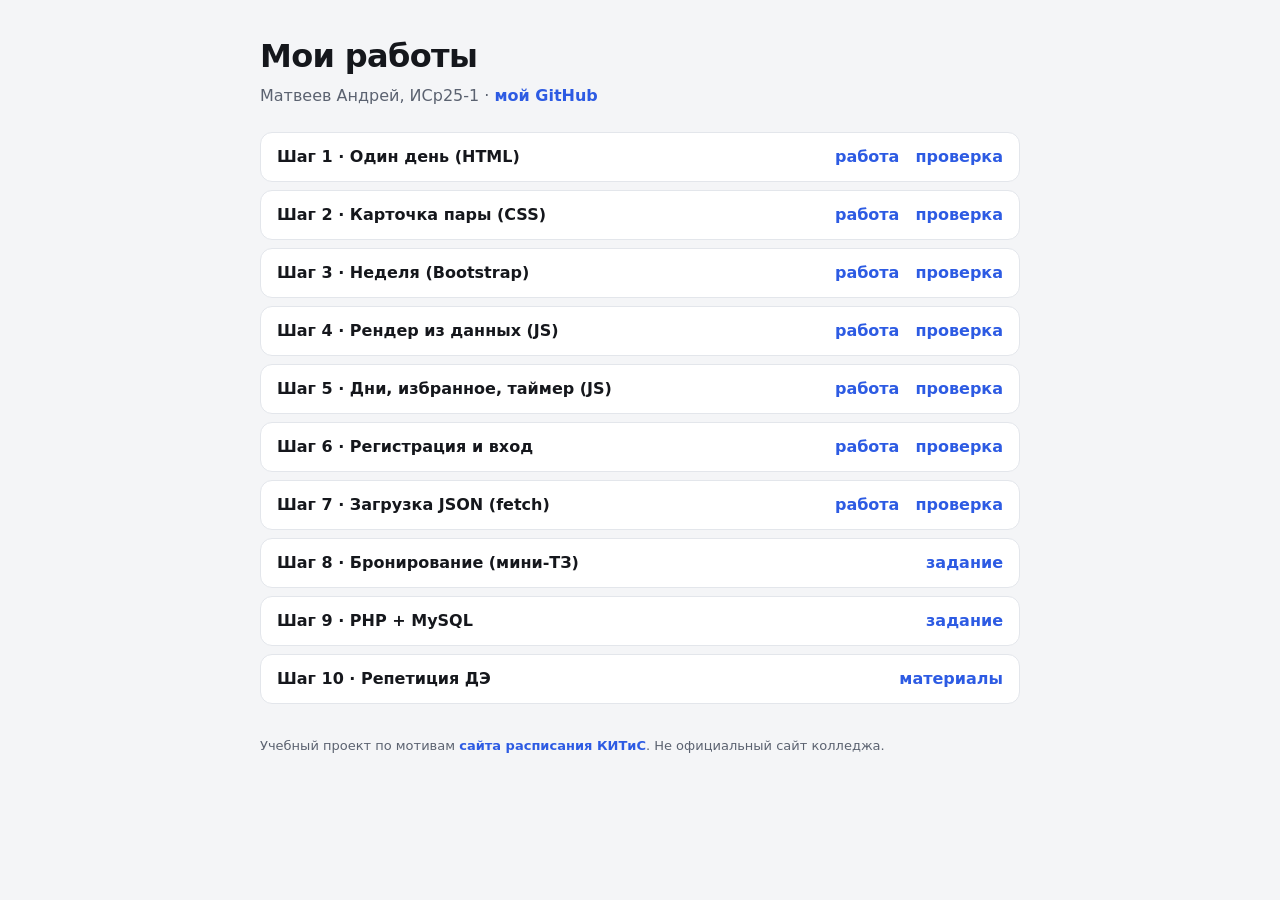
<file: index.html>
<!doctype html>
<html lang="ru">
<head>
  <meta charset="utf-8">
  <meta name="viewport" content="width=device-width, initial-scale=1">
  <!-- TODO (шаг 0): замени заголовок на «Расписание КИТиС · работы <Твоя фамилия>» -->
  <title>Расписание КИТиС · работы Матвеева</title>
  <style>
    body { margin: 0; background: #F4F5F7; color: #15171C; font: 16px/1.5 system-ui, -apple-system, 'Segoe UI', sans-serif; }
    main { max-width: 760px; margin: 0 auto; padding: 32px 16px 64px; }
    h1 { font-size: 32px; letter-spacing: -0.02em; margin: 0 0 4px; }
    .who { color: #5B6270; margin: 0 0 24px; }
    ul { list-style: none; padding: 0; display: grid; gap: 8px; }
    li { background: #fff; border: 1px solid #E3E6EB; border-radius: 12px; padding: 12px 16px; display: flex; flex-wrap: wrap; gap: 8px 16px; align-items: center; }
    li b { flex: 1 1 260px; }
    a { color: #2D5BE3; text-decoration: none; font-weight: 600; }
    a:hover { text-decoration: underline; }
    footer { color: #5B6270; font-size: 13px; margin-top: 32px; }
  </style>
</head>
<body>
<main>
  <h1>Мои работы</h1>
  <!-- TODO (шаг 0): впиши свои фамилию, имя и группу -->
  <p class="who">Матвеев Андрей, ИСр25-1 · <a href="https://github.com/anbier-gazer">мой GitHub</a></p>

  <ul>
    <li><b>Шаг 1 · Один день (HTML)</b> <a href="steps/step-01-html/index.html">работа</a> <a href="steps/step-01-html/check.html">проверка</a></li>
    <li><b>Шаг 2 · Карточка пары (CSS)</b> <a href="steps/step-02-css/index.html">работа</a> <a href="steps/step-02-css/check.html">проверка</a></li>
    <li><b>Шаг 3 · Неделя (Bootstrap)</b> <a href="steps/step-03-bootstrap/index.html">работа</a> <a href="steps/step-03-bootstrap/check.html">проверка</a></li>
    <li><b>Шаг 4 · Рендер из данных (JS)</b> <a href="steps/step-04-js-data/index.html">работа</a> <a href="steps/step-04-js-data/check.html">проверка</a></li>
    <li><b>Шаг 5 · Дни, избранное, таймер (JS)</b> <a href="steps/step-05-js-events/index.html">работа</a> <a href="steps/step-05-js-events/check.html">проверка</a></li>
    <li><b>Шаг 6 · Регистрация и вход</b> <a href="steps/step-06-forms/index.html">работа</a> <a href="steps/step-06-forms/check.html">проверка</a></li>
    <li><b>Шаг 7 · Загрузка JSON (fetch)</b> <a href="steps/step-07-fetch/index.html">работа</a> <a href="steps/step-07-fetch/check.html">проверка</a></li>
    <li><b>Шаг 8 · Бронирование (мини-ТЗ)</b> <a href="steps/step-08-mini-tz/README.md">задание</a></li>
    <li><b>Шаг 9 · PHP + MySQL</b> <a href="steps/step-09-php-mysql/README.md">задание</a></li>
    <li><b>Шаг 10 · Репетиция ДЭ</b> <a href="steps/step-10-mock-exam/README.md">материалы</a></li>
  </ul>

  <footer>Учебный проект по мотивам <a href="https://berezovskija124-ctrl.github.io/kitis/desktop.html">сайта расписания КИТиС</a>. Не официальный сайт колледжа.</footer>
</main>
</body>
</html>
</file>
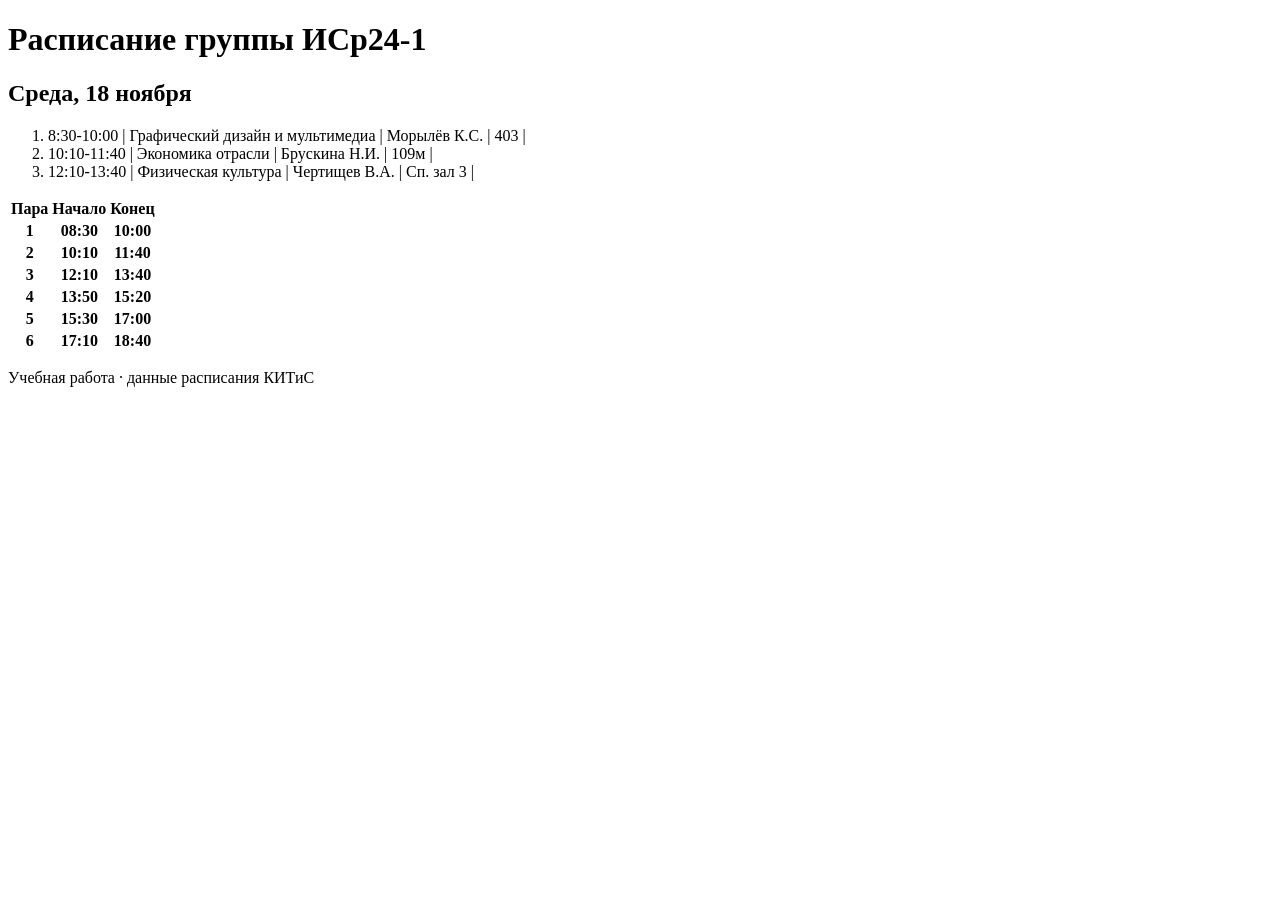
<file: steps/step-01-html/index.html>
<!doctype html>
<html lang="ru">
<head>
<meta charset="utf-8">
<meta name="viewport" content="width=device-width, initial-scale=1">
<!-- TODO: заголовок вкладки со словом «Расписание», например «Расписание ИСр24-1 · среда» -->
<title>Расписание ИСр25-1 · четверг</title>
</head>
<body>

<!-- TODO: <header> с единственным <h1>Расписание группы ИСр24-1</h1> -->
<header>
  <h1>Расписание группы ИСр24-1</h1>
</header>

<main>
  <section>
    <h2>Среда, 18 ноября</h2>
    <ol>
      <li>
        <time>8:30-10:00</time> | Графический дизайн и мультимедиа | Морылёв К.С. | 403 |
      </li>
      <li>
        <time>10:10-11:40</time> | Экономика отрасли | Брускина Н.И. | 109м |
      </li>
      <li>
        <time>12:10-13:40</time> | Физическая культура | Чертищев В.А. | Сп. зал 3 |
      </li>
    </ol>
  </section>

  <table>
    <thead>
      <tr><th>Пара</th><th>Начало</th><th>Конец</th></tr>
    </thead>
    <tbody>
      <tr>
        <th>1</th><th>08:30</th><th>10:00</th>
      </tr>
      <tr>
        <th>2</th><th>10:10</th><th>11:40</th>
      </tr>
      <tr>
        <th>3</th><th>12:10</th><th>13:40</th>
      </tr>
      <tr>
        <th>4</th><th>13:50</th><th>15:20</th>
      </tr>
      <tr>
        <th>5</th><th>15:30</th><th>17:00</th>
      </tr>
      <tr>
        <th>6</th><th>17:10</th><th>18:40</th>
      </tr>
    </tbody>
  </table>
  <!-- TODO: <section> дня:
       <h2>Среда, 18 ноября</h2>
       <ol> из трёх <li> — пары из таблицы в README.
       В каждом <li>: время в <time>08:30</time>–<time>10:00</time>,
       предмет, преподаватель, аудитория. -->

  <!-- TODO: таблица звонков (вт–сб):
       <table>
         <thead><tr><th>Пара</th><th>Начало</th><th>Конец</th></tr></thead>
         <tbody> …6 строк <tr><td>…</td></tr> из README… </tbody>
       </table> -->
</main>

<footer>
  <p>Учебная работа · данные расписания КИТиС</p>
</footer>

</body>
</html>
</file>
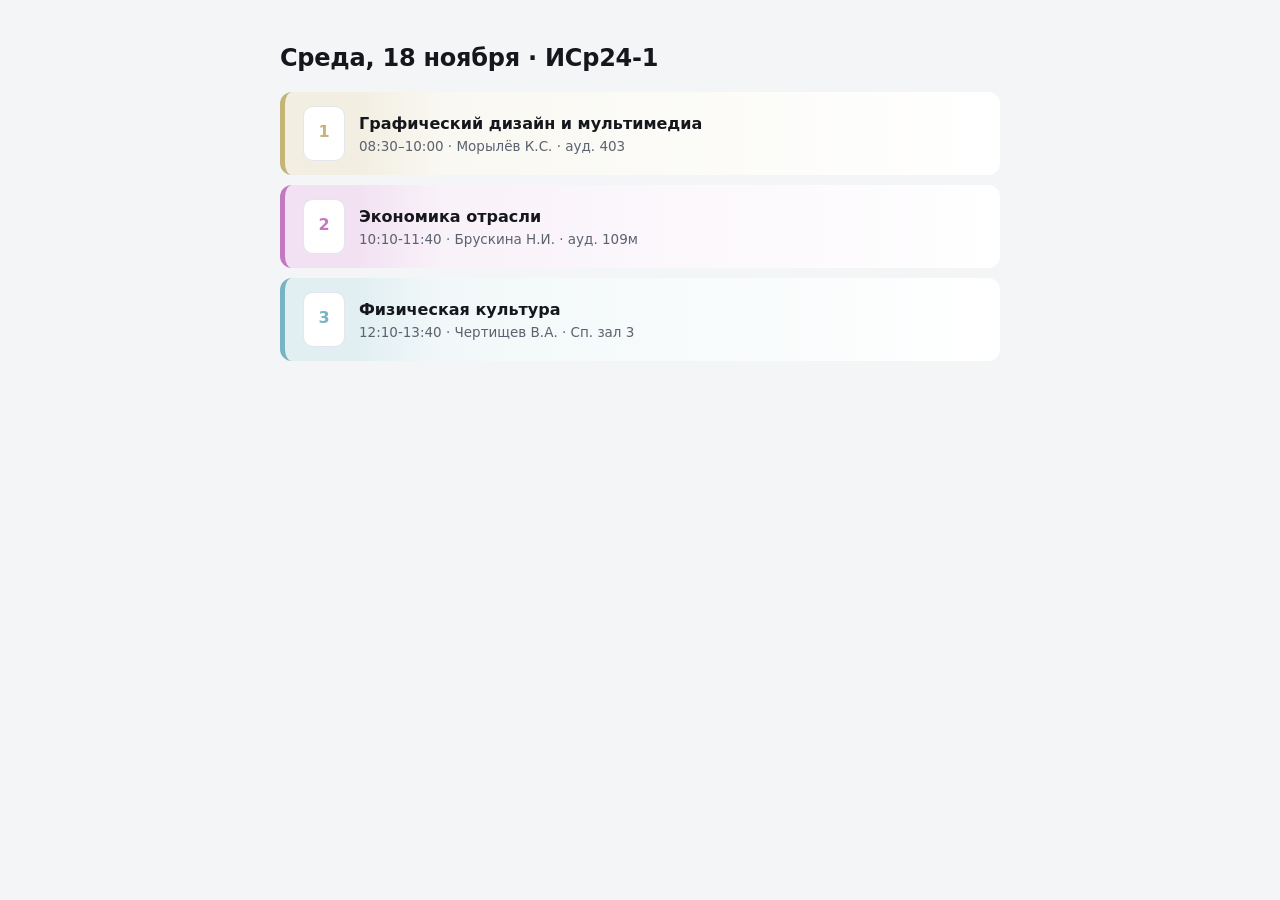
<file: steps/step-02-css/index.html>
<!doctype html>
<html lang="ru">
<head>
<meta charset="utf-8">
<meta name="viewport" content="width=device-width, initial-scale=1">
<title>Шаг 2 · Карточка пары</title>
<link rel="stylesheet" href="style.css">
</head>
<body>
<main>
<h1>Среда, 18 ноября · ИСр24-1</h1>

<div class="lessons">
  <div class="lesson-card" style="--subject-color:#c4b478; --subject-grad-begin:#f2eee1; --subject-grad-end:#f9f8f2">
    <span class="lesson-num">1</span>
    <div class="lesson-body">
      <div class="lesson-subject">Графический дизайн и мультимедиа</div>
      <div class="lesson-meta">08:30–10:00 · Морылёв К.С. · ауд. 403</div>
    </div>
  </div>
  <div class="lesson-card" style="--subject-color:#c478c2; --subject-grad-begin:#f2e1f2; --subject-grad-end:#f9f2f9">
    <span class="lesson-num">2</span>
    <div class="lesson-body">
      <div class="lesson-subject">Экономика отрасли</div>
      <div class="lesson-meta">10:10-11:40 · Брускина Н.И. · ауд. 109м</div>
    </div>
  </div>
  <div class="lesson-card" style="--subject-color:#78b5c4; --subject-grad-begin:#e1eff2; --subject-grad-end:#f2f8f9">
    <span class="lesson-num">3</span>
    <div class="lesson-body">
      <div class="lesson-subject">Физическая культура</div>
      <div class="lesson-meta">12:10-13:40 · Чертищев В.А. · Сп. зал 3</div>
    </div>
  </div>
  <!-- TODO: три карточки по образцу (данные — README шага 1):

  <div class="lesson-card" style="--subject-color:#c4b478">
    <span class="lesson-num">1</span>
    <div class="lesson-body">
      <div class="lesson-subject">Графический дизайн и мультимедиа</div>
      <div class="lesson-meta">08:30–10:00 · Морылёв К.С. · ауд. 403</div>
    </div>
  </div>

  …ещё две: Экономика отрасли (#c478c2, 109м) и Физическая культура (#78b5c4, Сп. зал 3).
  Цвета и оттенки градиента — таблица в README. -->
</div>

</main>
</body>
</html>
</file>
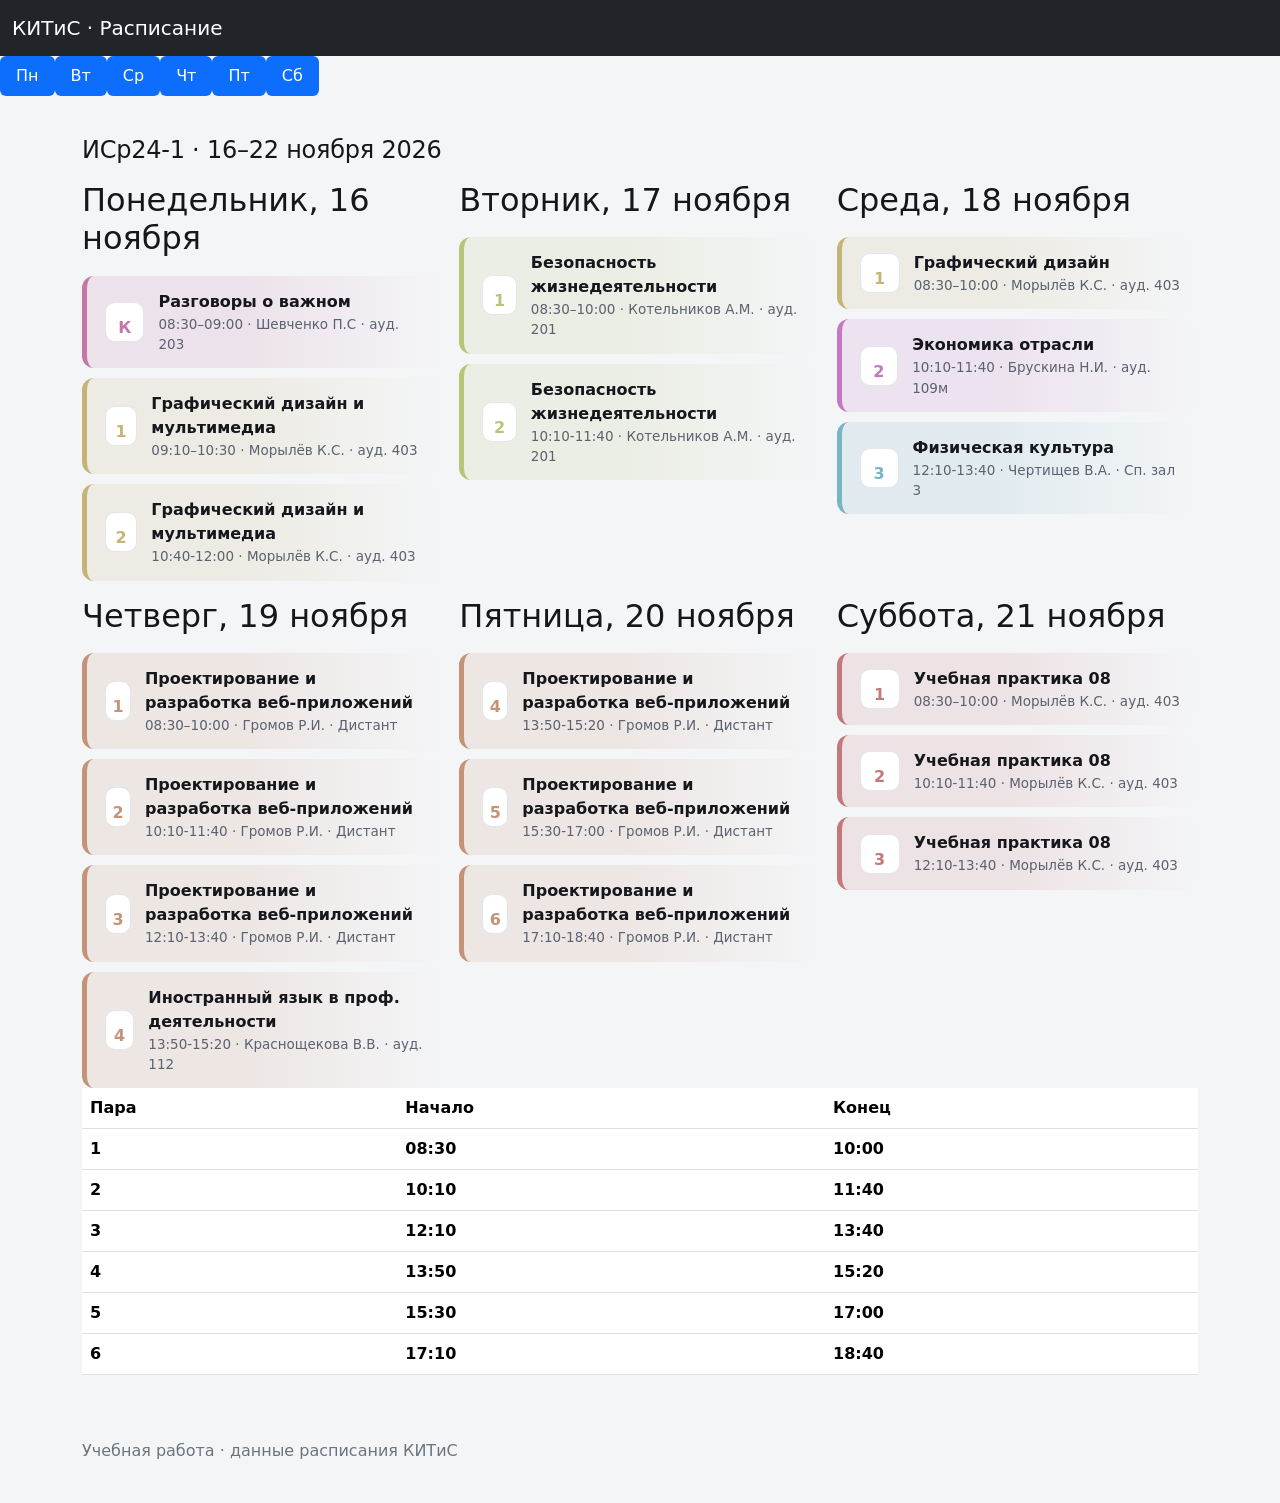
<file: steps/step-03-bootstrap/index.html>
<!doctype html>
<html lang="ru">
<head>
<meta charset="utf-8">
<meta name="viewport" content="width=device-width, initial-scale=1">
<title>Шаг 3 · Неделя на Bootstrap</title>
<!-- TODO 1: скачай bootstrap.min.css в vendor/ и подключи ЛОКАЛЬНО:
<link rel="stylesheet" href="vendor/bootstrap.min.css"> -->
<!-- TODO 2: скопируй свой style.css из шага 2 и подключи ПОСЛЕ bootstrap:
<link rel="stylesheet" href="style.css"> -->

<link rel="stylesheet" href="vendor/bootstrap.min.css">
<link rel="stylesheet" href="style.css">

</head>
<body>

<nav class="navbar navbar-dark bg-dark">
  <div class="container-fluid">
    <span class="navbar-brand">КИТиС · Расписание</span>
  </div>
</nav>

<ul class="nav nav-pills">
  <li class="nav-item"><a class="nav-link active" href="#">Пн</a></li>
  <li class="nav-item"><a class="nav-link active" href="#">Вт</a></li>
  <li class="nav-item"><a class="nav-link active" href="#">Ср</a></li>
  <li class="nav-item"><a class="nav-link active" href="#">Чт</a></li>
  <li class="nav-item"><a class="nav-link active" href="#">Пт</a></li>
  <li class="nav-item"><a class="nav-link active" href="#">Сб</a></li>
</ul>

<main class="container">
  <h1 class="my-3">ИСр24-1 · 16–22 ноября 2026</h1>

  <div class="row g-3"> 
    <div class="col-12 col-md-6 col-xl-4 day-card">
      <h2>Понедельник, 16 ноября</h2>
      <div class="lesson-card" style="--subject-color:#c478a6;">
        <span class="lesson-num">К</span>
        <div class="lesson-body">
          <div class="lesson-subject">Разговоры о важном</div>
          <div class="lesson-meta">08:30–09:00 · Шевченко П.С · ауд. 203</div>
        </div>
      </div>
      <div class="lesson-card" style="--subject-color:#c4b478;">
        <span class="lesson-num">1</span>
        <div class="lesson-body">
          <div class="lesson-subject">Графический дизайн и мультимедиа</div>
          <div class="lesson-meta">09:10–10:30 · Морылёв К.С. · ауд. 403</div>
        </div>
      </div>
      <div class="lesson-card" style="--subject-color:#c4b478;">
        <span class="lesson-num">2</span>
        <div class="lesson-body">
          <div class="lesson-subject">Графический дизайн и мультимедиа</div>
          <div class="lesson-meta">10:40-12:00 · Морылёв К.С. · ауд. 403</div>
        </div>
      </div>
    </div>

    <div class="col-12 col-md-6 col-xl-4 day-card">
      <h2>Вторник, 17 ноября</h2>
      <div class="lesson-card" style="--subject-color:#b8c478;">
        <span class="lesson-num">1</span>
        <div class="lesson-body">
          <div class="lesson-subject">Безопасность жизнедеятельности</div>
          <div class="lesson-meta">08:30–10:00 · Котельников А.М. · ауд. 201</div>
        </div>
      </div>
      <div class="lesson-card" style="--subject-color:#b8c478;">
        <span class="lesson-num">2</span>
        <div class="lesson-body">
          <div class="lesson-subject">Безопасность жизнедеятельности</div>
          <div class="lesson-meta">10:10-11:40 · Котельников А.М. · ауд. 201</div>
        </div>
      </div>
    </div>

    <div class="col-12 col-md-6 col-xl-4 day-card">
      <h2>Среда, 18 ноября</h2>
      <div class="lesson-card" style="--subject-color:#c4b478;">
        <span class="lesson-num">1</span>
        <div class="lesson-body">
          <div class="lesson-subject">Графический дизайн</div>
          <div class="lesson-meta">08:30–10:00 · Морылёв К.С. · ауд. 403</div>
        </div>
      </div>
      <div class="lesson-card" style="--subject-color:#c478c2;">
        <span class="lesson-num">2</span>
        <div class="lesson-body">
          <div class="lesson-subject">Экономика отрасли</div>
          <div class="lesson-meta">10:10-11:40 · Брускина Н.И. · ауд. 109м</div>
        </div>
      </div>
      <div class="lesson-card" style="--subject-color:#78b5c4;">
        <span class="lesson-num">3</span>
        <div class="lesson-body">
          <div class="lesson-subject">Физическая культура</div>
          <div class="lesson-meta">12:10-13:40 · Чертищев В.А. · Сп. зал 3</div>
        </div>
      </div>
    </div>

    <div class="col-12 col-md-6 col-xl-4 day-card">
      <h2>Четверг, 19 ноября</h2>
      <div class="lesson-card" style="--subject-color:#c49478;">
        <span class="lesson-num">1</span>
        <div class="lesson-body">
          <div class="lesson-subject">Проектирование и разработка веб-приложений</div>
          <div class="lesson-meta">08:30–10:00 · Громов Р.И. · Дистант</div>
        </div>
      </div>
      <div class="lesson-card" style="--subject-color:#c49478;">
        <span class="lesson-num">2</span>
        <div class="lesson-body">
          <div class="lesson-subject">Проектирование и разработка веб-приложений</div>
          <div class="lesson-meta">10:10-11:40 · Громов Р.И. · Дистант</div>
        </div>
      </div>
      <div class="lesson-card" style="--subject-color:#c49478;">
        <span class="lesson-num">3</span>
        <div class="lesson-body">
          <div class="lesson-subject">Проектирование и разработка веб-приложений</div>
          <div class="lesson-meta">12:10-13:40 · Громов Р.И. · Дистант</div>
        </div>
      </div>
      <div class="lesson-card" style="--subject-color:#c49378;">
        <span class="lesson-num">4</span>
        <div class="lesson-body">
          <div class="lesson-subject">Иностранный язык в проф. деятельности</div>
          <div class="lesson-meta">13:50-15:20 · Краснощекова В.В. · ауд. 112</div>
        </div>
      </div>
    </div>

    <div class="col-12 col-md-6 col-xl-4 day-card">
      <h2>Пятница, 20 ноября</h2>
      <div class="lesson-card" style="--subject-color:#c49478;">
        <span class="lesson-num">4</span>
        <div class="lesson-body">
          <div class="lesson-subject">Проектирование и разработка веб-приложений</div>
          <div class="lesson-meta">13:50-15:20 · Громов Р.И. · Дистант</div>
        </div>
      </div>
      <div class="lesson-card" style="--subject-color:#c49478;">
        <span class="lesson-num">5</span>
        <div class="lesson-body">
          <div class="lesson-subject">Проектирование и разработка веб-приложений</div>
          <div class="lesson-meta">15:30-17:00 · Громов Р.И. · Дистант</div>
        </div>
      </div>
      <div class="lesson-card" style="--subject-color:#c49478;">
        <span class="lesson-num">6</span>
        <div class="lesson-body">
          <div class="lesson-subject">Проектирование и разработка веб-приложений</div>
          <div class="lesson-meta">17:10-18:40 · Громов Р.И. · Дистант</div>
        </div>
      </div>
    </div>

    <div class="col-12 col-md-6 col-xl-4 day-card">
      <h2>Суббота, 21 ноября</h2>
      <div class="lesson-card" style="--subject-color:#c4787c;">
        <span class="lesson-num">1</span>
        <div class="lesson-body">
          <div class="lesson-subject">Учебная практика 08</div>
          <div class="lesson-meta">08:30–10:00 · Морылёв К.С. · ауд. 403</div>
        </div>
      </div>
      <div class="lesson-card" style="--subject-color:#c4787c;">
        <span class="lesson-num">2</span>
        <div class="lesson-body">
          <div class="lesson-subject">Учебная практика 08</div>
          <div class="lesson-meta">10:10-11:40 · Морылёв К.С. · ауд. 403</div>
        </div>
      </div>
      <div class="lesson-card" style="--subject-color:#c4787c;">
        <span class="lesson-num">3</span>
        <div class="lesson-body">
          <div class="lesson-subject">Учебная практика 08</div>
          <div class="lesson-meta">12:10-13:40 · Морылёв К.С. · ауд. 403</div>
        </div>
      </div>
    </div>
  </div>

  <table class="table">
    <thead>
      <tr><th>Пара</th><th>Начало</th><th>Конец</th></tr>
    </thead>
    <tbody>
      <tr>
        <th>1</th><th>08:30</th><th>10:00</th>
      </tr>
      <tr>
        <th>2</th><th>10:10</th><th>11:40</th>
      </tr>
      <tr>
        <th>3</th><th>12:10</th><th>13:40</th>
      </tr>
      <tr>
        <th>4</th><th>13:50</th><th>15:20</th>
      </tr>
      <tr>
        <th>5</th><th>15:30</th><th>17:00</th>
      </tr>
      <tr>
        <th>6</th><th>17:10</th><th>18:40</th>
      </tr>
    </tbody>
  </table>

  <!-- TODO 5: сетка недели
  <div class="row g-3">
    <div class="col-12 col-md-6 col-xl-4 day-card">
      <h2>Понедельник, 16 ноября</h2>
      …карточки .lesson-card из шага 2 (Пн: «К» + 2 пары графдизайна)…
    </div>
    …ещё 5 колонок Вт–Сб, данные — таблица в README…
  </div> -->

  <!-- TODO 6: таблица звонков
  <table class="table">
    <thead><tr><th>Пара</th><th>Начало</th><th>Конец</th></tr></thead>
    <tbody>…6 строк…</tbody>
  </table> -->
</main>

<footer class="container py-4">
  <p class="text-secondary">Учебная работа · данные расписания КИТиС</p>
</footer>

</body>
</html>
</file>
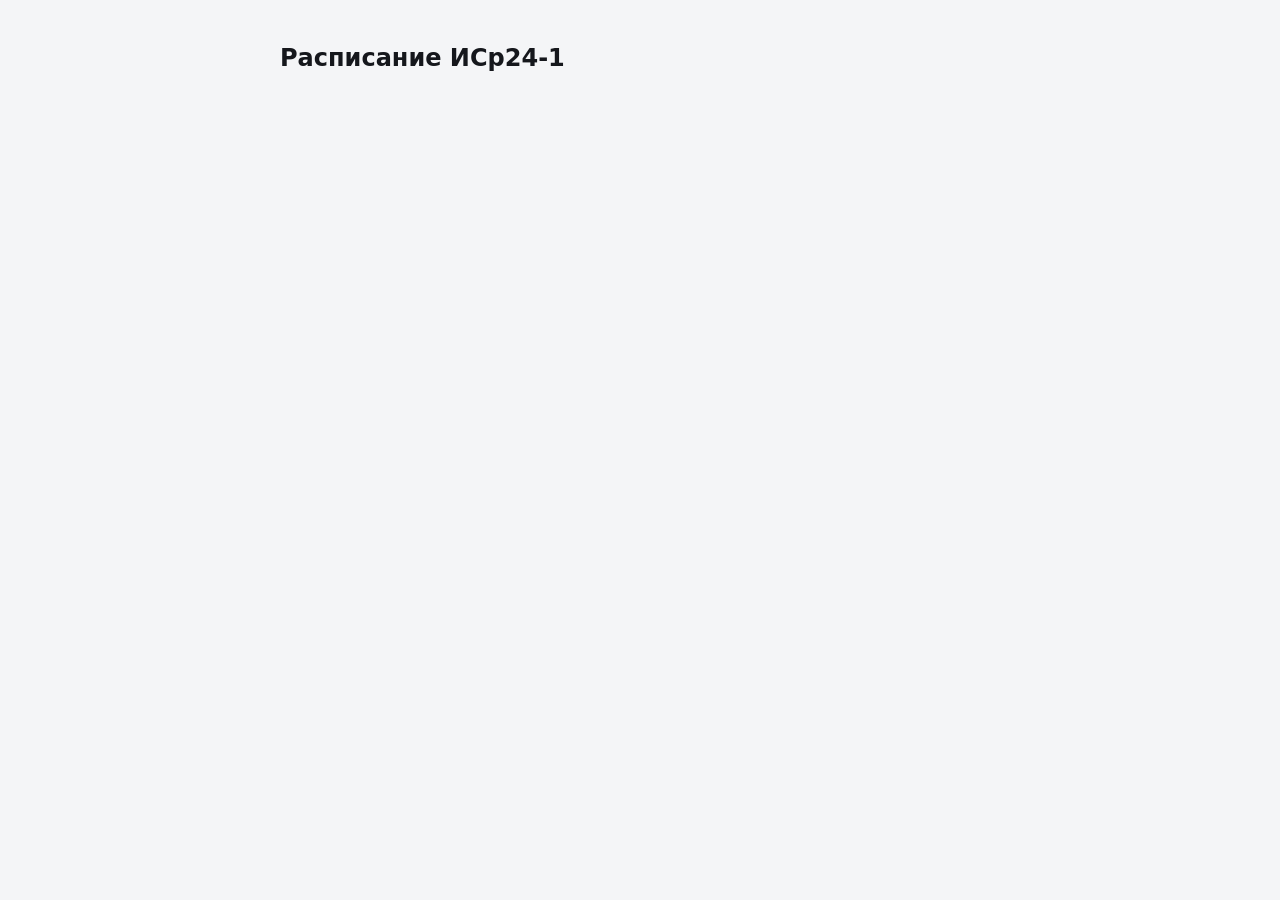
<file: steps/step-04-js-data/index.html>
<!doctype html>
<html lang="ru">
<head>
<meta charset="utf-8">
<meta name="viewport" content="width=device-width, initial-scale=1">
<title>Шаг 4 · Рендер дня из данных</title>
<link rel="stylesheet" href="style.css">
<!-- Данные: после подключения доступен глобальный объект SCHEDULE -->
<script src="../../data/schedule.js"></script>
</head>
<body>
<main>
<h1>Расписание ИСр24-1</h1>
<!-- Сюда renderDay() рисует день -->
<div id="app"></div>
</main>
<!-- Обычный скрипт, НЕ type="module": renderDay должна быть глобальной -->
<script src="script.js"></script>
</body>
</html>
</file>
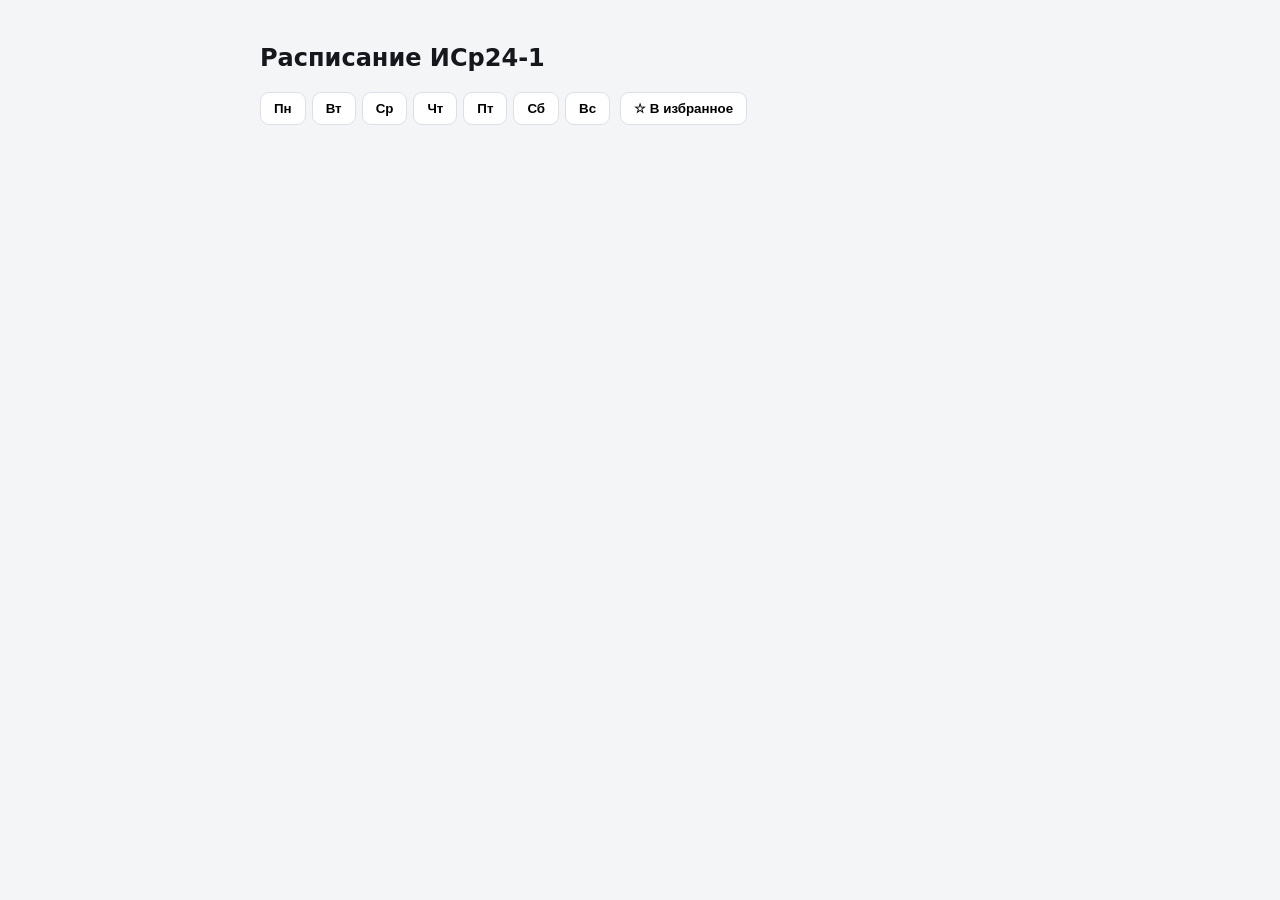
<file: steps/step-05-js-events/index.html>
<!doctype html>
<html lang="ru">
<head>
<meta charset="utf-8">
<meta name="viewport" content="width=device-width, initial-scale=1">
<title>Шаг 5 · Дни, избранное, таймер</title>
<link rel="stylesheet" href="style.css">
<script src="../../data/schedule.js"></script>
</head>
<body>
<main>
<h1>Расписание ИСр24-1</h1>

<div class="toolbar">
  <div class="days">
    <button class="day-btn" data-day="0">Пн</button>
    <button class="day-btn" data-day="1">Вт</button>
    <button class="day-btn" data-day="2">Ср</button>
    <button class="day-btn" data-day="3">Чт</button>
    <button class="day-btn" data-day="4">Пт</button>
    <button class="day-btn" data-day="5">Сб</button>
    <button class="day-btn" data-day="6">Вс</button>
  </div>
  <button id="fav-btn" aria-pressed="false">☆ В избранное</button>
  <span id="timer"></span>
</div>

<div id="app"></div>
</main>
<script src="script.js"></script>
</body>
</html>
</file>
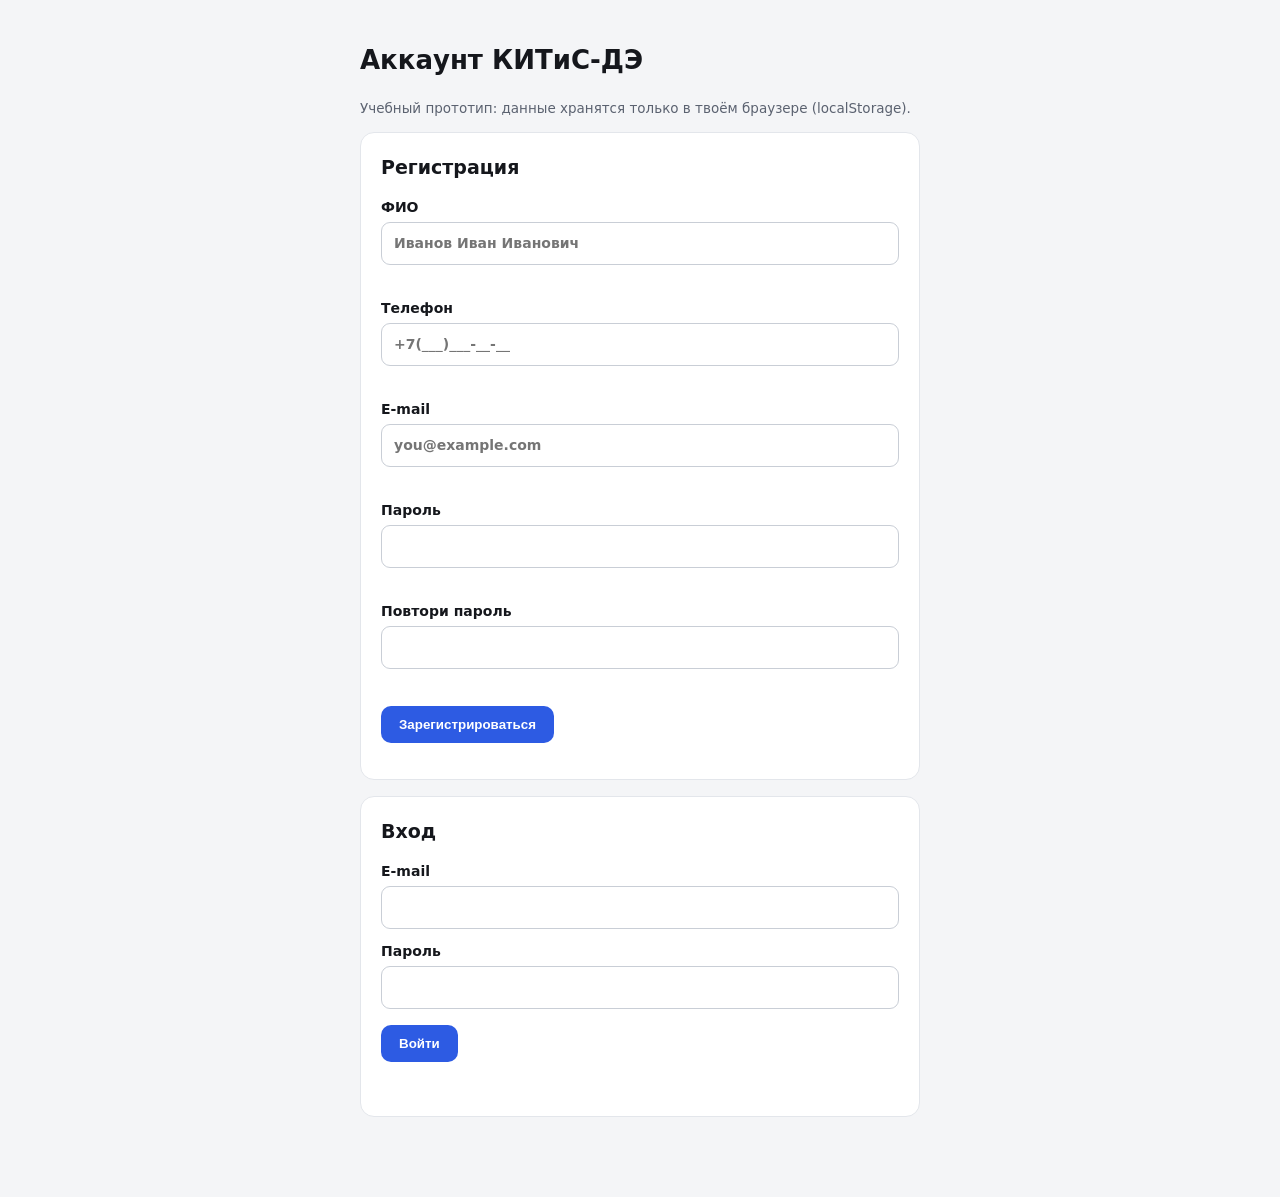
<file: steps/step-06-forms/index.html>
<!doctype html>
<html lang="ru">
<head>
<meta charset="utf-8">
<meta name="viewport" content="width=device-width, initial-scale=1">
<title>Шаг 6 · Регистрация и вход</title>
<link rel="stylesheet" href="style.css">
</head>
<body>
<main>
<h1>Аккаунт КИТиС-ДЭ</h1>
<p class="note">Учебный прототип: данные хранятся только в твоём браузере (localStorage).</p>

<section>
<h2>Регистрация</h2>
<form id="reg-form" novalidate>
  <label>ФИО
    <input id="fio" name="fio" type="text" placeholder="Иванов Иван Иванович" autocomplete="name">
  </label>
  <span class="field-error" data-error-for="fio"></span>

  <label>Телефон
    <input id="phone" name="phone" type="tel" placeholder="+7(___)___-__-__" autocomplete="tel">
  </label>
  <span class="field-error" data-error-for="phone"></span>

  <label>E-mail
    <input id="email" name="email" type="email" placeholder="you@example.com" autocomplete="email">
  </label>
  <span class="field-error" data-error-for="email"></span>

  <label>Пароль
    <input id="password" name="password" type="password" autocomplete="new-password">
  </label>
  <span class="field-error" data-error-for="password"></span>

  <label>Повтори пароль
    <input id="password2" name="password2" type="password" autocomplete="new-password">
  </label>
  <span class="field-error" data-error-for="password2"></span>

  <button type="submit">Зарегистрироваться</button>
  <p id="reg-success" class="success"></p>
</form>
</section>

<section>
<h2>Вход</h2>
<form id="login-form" novalidate>
  <label>E-mail
    <input id="login-email" type="email" autocomplete="email">
  </label>
  <label>Пароль
    <input id="login-password" type="password" autocomplete="current-password">
  </label>
  <button type="submit">Войти</button>
  <p id="login-error" class="field-error"></p>
</form>
</section>
</main>
<script src="script.js"></script>
</body>
</html>
</file>
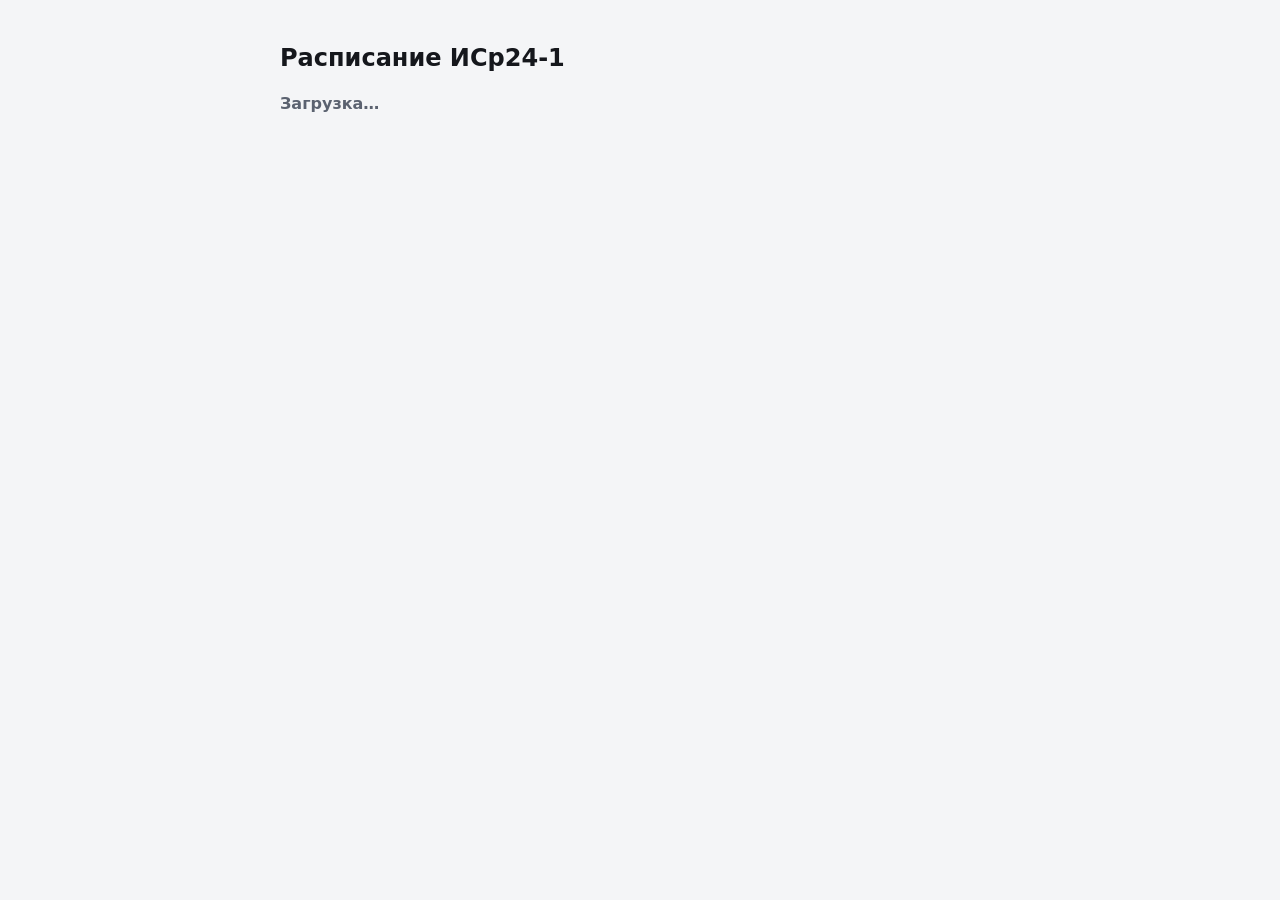
<file: steps/step-07-fetch/index.html>
<!doctype html>
<html lang="ru">
<head>
<meta charset="utf-8">
<meta name="viewport" content="width=device-width, initial-scale=1">
<title>Шаг 7 · Загрузка JSON</title>
<link rel="stylesheet" href="style.css">
</head>
<body>
<main>
<h1>Расписание ИСр24-1</h1>
<p id="status">Загрузка…</p>
<button id="retry" hidden>Повторить</button>
<div id="app"></div>
</main>
<script src="script.js"></script>
</body>
</html>
</file>
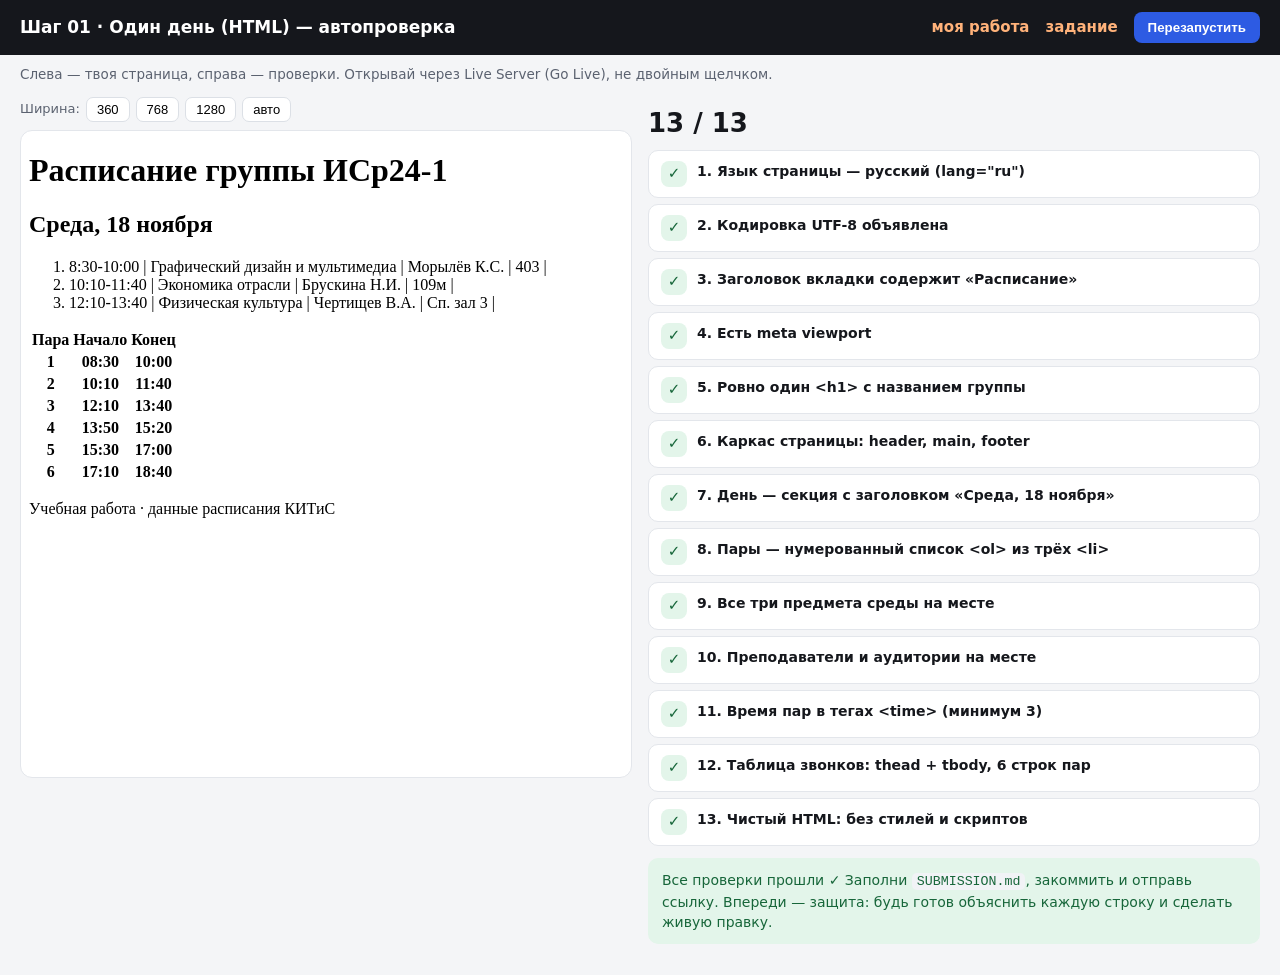
<file: steps/step-01-html/check.html>
<!doctype html>
<html lang="ru">
<head>
<meta charset="utf-8">
<meta name="viewport" content="width=device-width, initial-scale=1">
<title>Проверка · Шаг 01 · HTML</title>
<link rel="stylesheet" href="../../tools/checker.css">
</head>
<body>
<header class="top">
<h1>Шаг 01 · Один день (HTML) — автопроверка</h1>
<a href="index.html">моя работа</a>
<a href="README.md">задание</a>
<button onclick="location.reload()">Перезапустить</button>
</header>
<p class="lead">Слева — твоя страница, справа — проверки. Открывай через Live Server (Go Live), не двойным щелчком.</p>
<main class="wrap">
<section class="pane">
<div class="sizes">Ширина:
<button data-w="360">360</button><button data-w="768">768</button><button data-w="1280">1280</button><button data-w="">авто</button>
</div>
<iframe id="frame" title="Твоя работа"></iframe>
</section>
<aside class="pane">
<div id="summary" class="summary">…</div>
<ol id="checks"></ol>
<div id="verdict" class="verdict"></div>
</aside>
</main>
<script src="../../tools/checker.js"></script>
<script src="checks.js"></script>
<script>
document.querySelectorAll('.sizes button').forEach(function (b) {
  b.addEventListener('click', function () {
    document.getElementById('frame').style.width = b.dataset.w ? b.dataset.w + 'px' : '';
  });
});
</script>
</body>
</html>
</file>
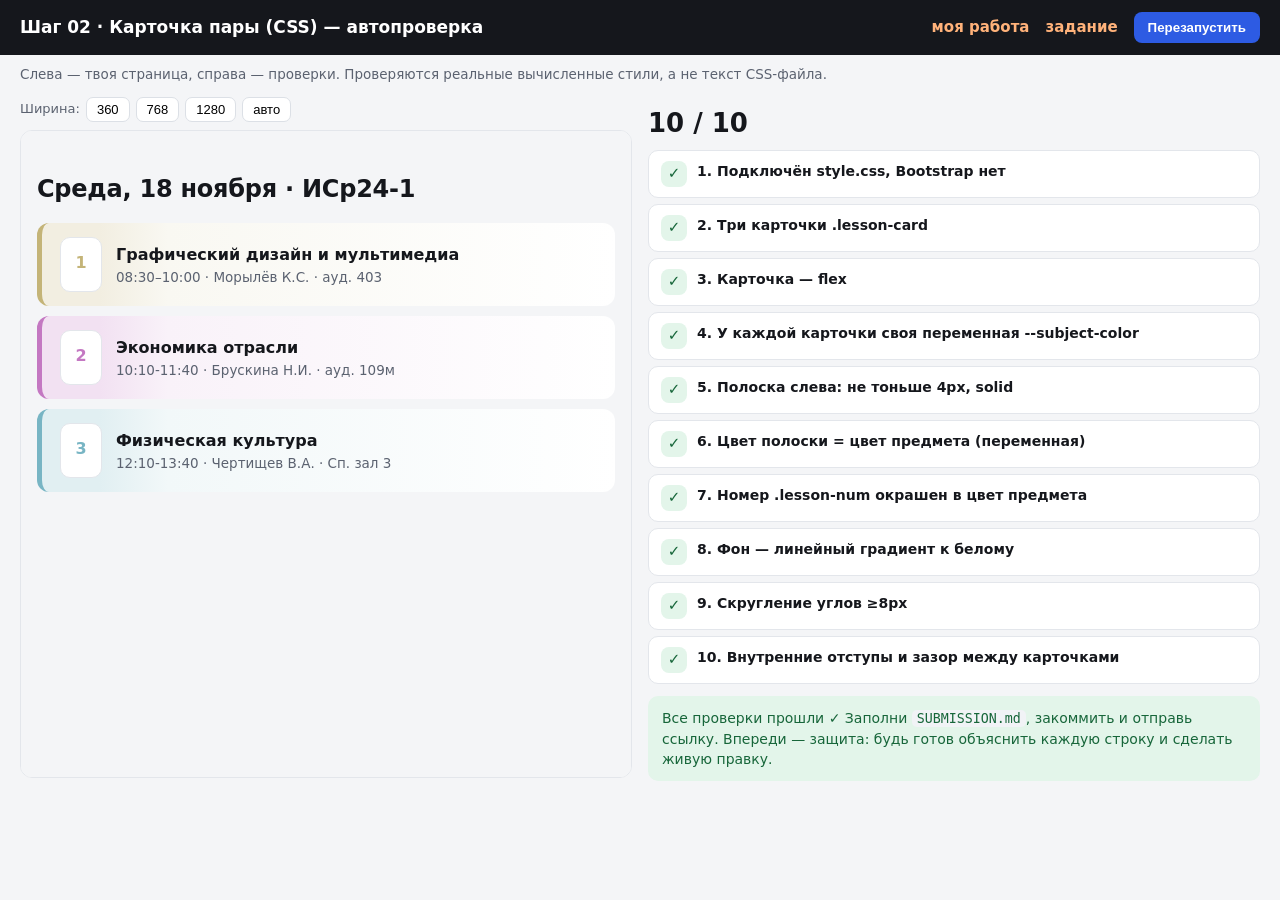
<file: steps/step-02-css/check.html>
<!doctype html>
<html lang="ru">
<head>
<meta charset="utf-8">
<meta name="viewport" content="width=device-width, initial-scale=1">
<title>Проверка · Шаг 02 · CSS</title>
<link rel="stylesheet" href="../../tools/checker.css">
</head>
<body>
<header class="top">
<h1>Шаг 02 · Карточка пары (CSS) — автопроверка</h1>
<a href="index.html">моя работа</a>
<a href="README.md">задание</a>
<button onclick="location.reload()">Перезапустить</button>
</header>
<p class="lead">Слева — твоя страница, справа — проверки. Проверяются реальные вычисленные стили, а не текст CSS-файла.</p>
<main class="wrap">
<section class="pane">
<div class="sizes">Ширина:
<button data-w="360">360</button><button data-w="768">768</button><button data-w="1280">1280</button><button data-w="">авто</button>
</div>
<iframe id="frame" title="Твоя работа"></iframe>
</section>
<aside class="pane">
<div id="summary" class="summary">…</div>
<ol id="checks"></ol>
<div id="verdict" class="verdict"></div>
</aside>
</main>
<script src="../../tools/checker.js"></script>
<script src="checks.js"></script>
<script>
document.querySelectorAll('.sizes button').forEach(function (b) {
  b.addEventListener('click', function () {
    document.getElementById('frame').style.width = b.dataset.w ? b.dataset.w + 'px' : '';
  });
});
</script>
</body>
</html>
</file>
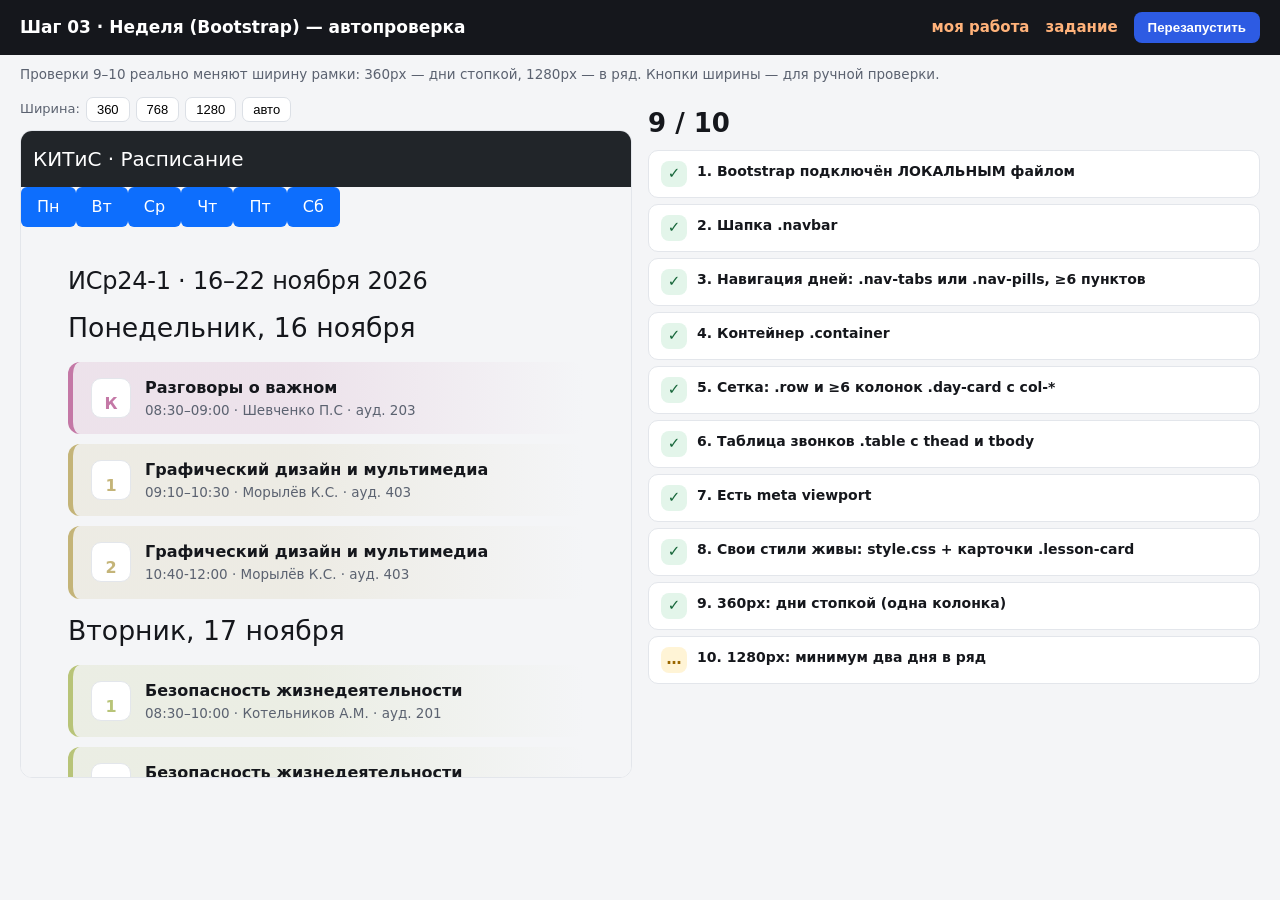
<file: steps/step-03-bootstrap/check.html>
<!doctype html>
<html lang="ru">
<head>
<meta charset="utf-8">
<meta name="viewport" content="width=device-width, initial-scale=1">
<title>Проверка · Шаг 03 · Bootstrap</title>
<link rel="stylesheet" href="../../tools/checker.css">
</head>
<body>
<header class="top">
<h1>Шаг 03 · Неделя (Bootstrap) — автопроверка</h1>
<a href="index.html">моя работа</a>
<a href="README.md">задание</a>
<button onclick="location.reload()">Перезапустить</button>
</header>
<p class="lead">Проверки 9–10 реально меняют ширину рамки: 360px — дни стопкой, 1280px — в ряд. Кнопки ширины — для ручной проверки.</p>
<main class="wrap">
<section class="pane">
<div class="sizes">Ширина:
<button data-w="360">360</button><button data-w="768">768</button><button data-w="1280">1280</button><button data-w="">авто</button>
</div>
<iframe id="frame" title="Твоя работа"></iframe>
</section>
<aside class="pane">
<div id="summary" class="summary">…</div>
<ol id="checks"></ol>
<div id="verdict" class="verdict"></div>
</aside>
</main>
<script src="../../tools/checker.js"></script>
<script src="checks.js"></script>
<script>
document.querySelectorAll('.sizes button').forEach(function (b) {
  b.addEventListener('click', function () {
    document.getElementById('frame').style.width = b.dataset.w ? b.dataset.w + 'px' : '';
  });
});
</script>
</body>
</html>
</file>
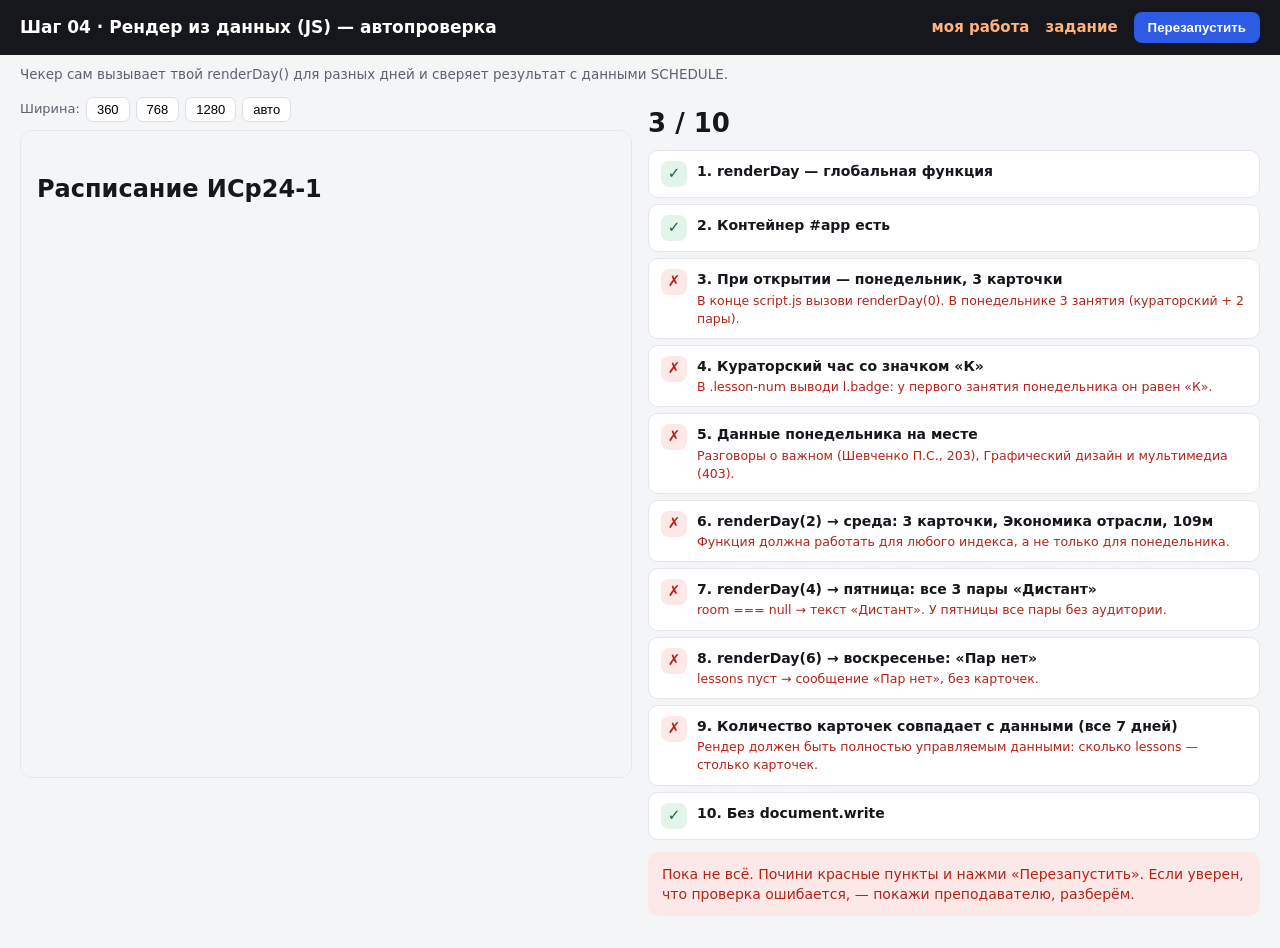
<file: steps/step-04-js-data/check.html>
<!doctype html>
<html lang="ru">
<head>
<meta charset="utf-8">
<meta name="viewport" content="width=device-width, initial-scale=1">
<title>Проверка · Шаг 04 · JS-данные</title>
<link rel="stylesheet" href="../../tools/checker.css">
</head>
<body>
<header class="top">
<h1>Шаг 04 · Рендер из данных (JS) — автопроверка</h1>
<a href="index.html">моя работа</a>
<a href="README.md">задание</a>
<button onclick="location.reload()">Перезапустить</button>
</header>
<p class="lead">Чекер сам вызывает твой renderDay() для разных дней и сверяет результат с данными SCHEDULE.</p>
<main class="wrap">
<section class="pane">
<div class="sizes">Ширина:
<button data-w="360">360</button><button data-w="768">768</button><button data-w="1280">1280</button><button data-w="">авто</button>
</div>
<iframe id="frame" title="Твоя работа"></iframe>
</section>
<aside class="pane">
<div id="summary" class="summary">…</div>
<ol id="checks"></ol>
<div id="verdict" class="verdict"></div>
</aside>
</main>
<script src="../../tools/checker.js"></script>
<!-- Те же данные, что у студента: чекер сверяет с ними -->
<script src="../../data/schedule.js"></script>
<script src="checks.js"></script>
<script>
document.querySelectorAll('.sizes button').forEach(function (b) {
  b.addEventListener('click', function () {
    document.getElementById('frame').style.width = b.dataset.w ? b.dataset.w + 'px' : '';
  });
});
</script>
</body>
</html>
</file>
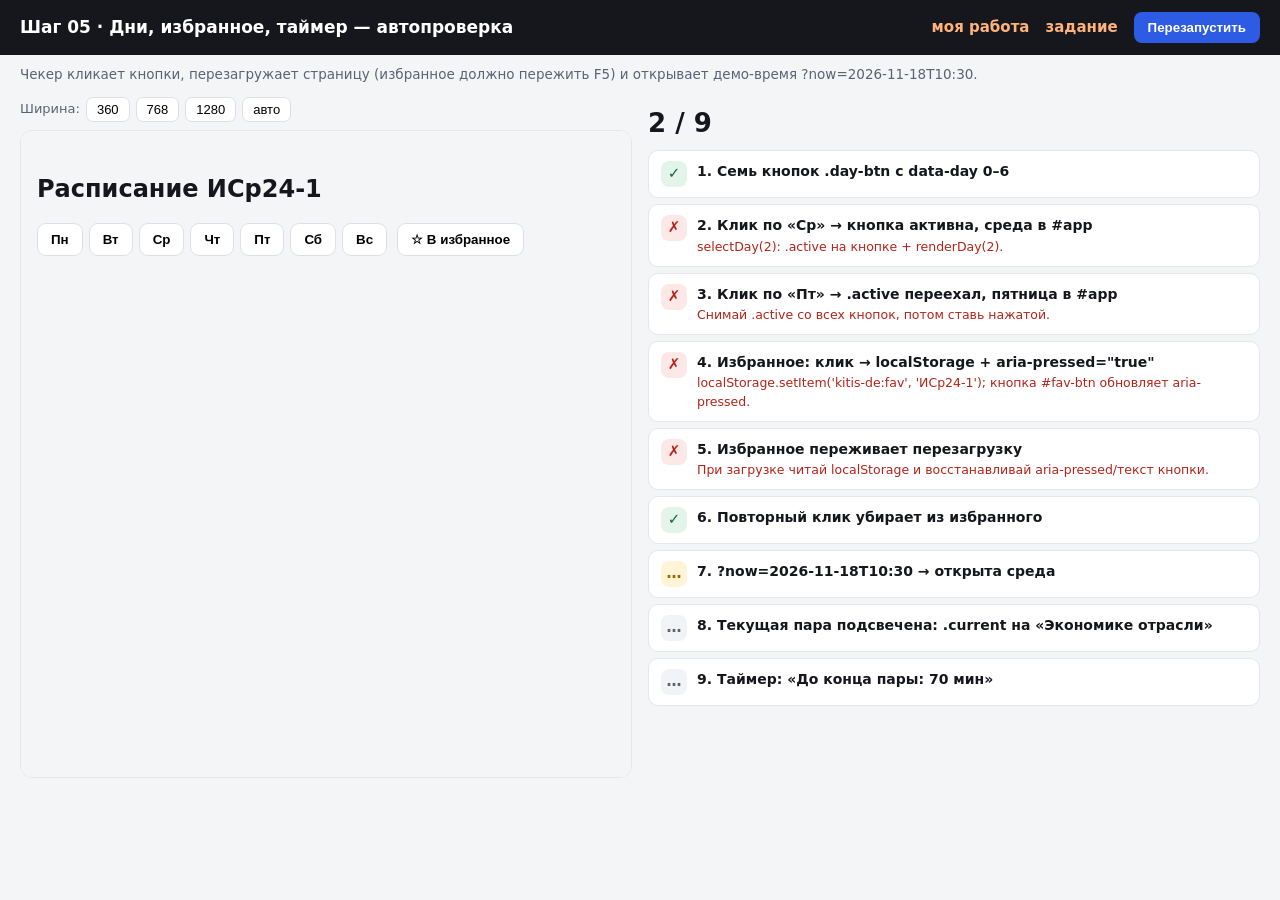
<file: steps/step-05-js-events/check.html>
<!doctype html>
<html lang="ru">
<head>
<meta charset="utf-8">
<meta name="viewport" content="width=device-width, initial-scale=1">
<title>Проверка · Шаг 05 · JS-события</title>
<link rel="stylesheet" href="../../tools/checker.css">
</head>
<body>
<header class="top">
<h1>Шаг 05 · Дни, избранное, таймер — автопроверка</h1>
<a href="index.html">моя работа</a>
<a href="README.md">задание</a>
<button onclick="location.reload()">Перезапустить</button>
</header>
<p class="lead">Чекер кликает кнопки, перезагружает страницу (избранное должно пережить F5) и открывает демо-время ?now=2026-11-18T10:30.</p>
<main class="wrap">
<section class="pane">
<div class="sizes">Ширина:
<button data-w="360">360</button><button data-w="768">768</button><button data-w="1280">1280</button><button data-w="">авто</button>
</div>
<iframe id="frame" title="Твоя работа"></iframe>
</section>
<aside class="pane">
<div id="summary" class="summary">…</div>
<ol id="checks"></ol>
<div id="verdict" class="verdict"></div>
</aside>
</main>
<script src="../../tools/checker.js"></script>
<script src="../../data/schedule.js"></script>
<script src="checks.js"></script>
<script>
document.querySelectorAll('.sizes button').forEach(function (b) {
  b.addEventListener('click', function () {
    document.getElementById('frame').style.width = b.dataset.w ? b.dataset.w + 'px' : '';
  });
});
</script>
</body>
</html>
</file>
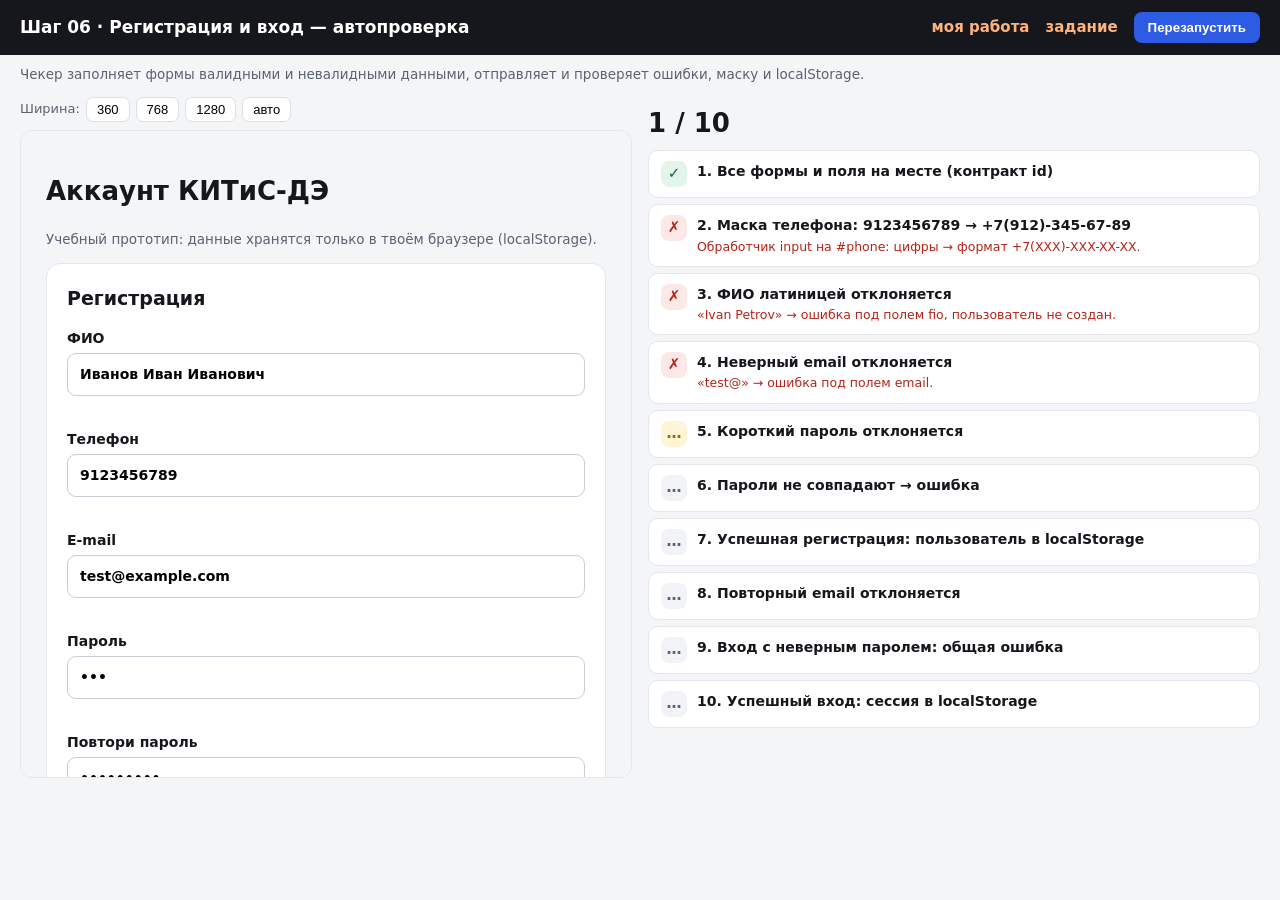
<file: steps/step-06-forms/check.html>
<!doctype html>
<html lang="ru">
<head>
<meta charset="utf-8">
<meta name="viewport" content="width=device-width, initial-scale=1">
<title>Проверка · Шаг 06 · Формы</title>
<link rel="stylesheet" href="../../tools/checker.css">
</head>
<body>
<header class="top">
<h1>Шаг 06 · Регистрация и вход — автопроверка</h1>
<a href="index.html">моя работа</a>
<a href="README.md">задание</a>
<button onclick="location.reload()">Перезапустить</button>
</header>
<p class="lead">Чекер заполняет формы валидными и невалидными данными, отправляет и проверяет ошибки, маску и localStorage.</p>
<main class="wrap">
<section class="pane">
<div class="sizes">Ширина:
<button data-w="360">360</button><button data-w="768">768</button><button data-w="1280">1280</button><button data-w="">авто</button>
</div>
<iframe id="frame" title="Твоя работа"></iframe>
</section>
<aside class="pane">
<div id="summary" class="summary">…</div>
<ol id="checks"></ol>
<div id="verdict" class="verdict"></div>
</aside>
</main>
<script src="../../tools/checker.js"></script>
<script src="checks.js"></script>
<script>
document.querySelectorAll('.sizes button').forEach(function (b) {
  b.addEventListener('click', function () {
    document.getElementById('frame').style.width = b.dataset.w ? b.dataset.w + 'px' : '';
  });
});
</script>
</body>
</html>
</file>
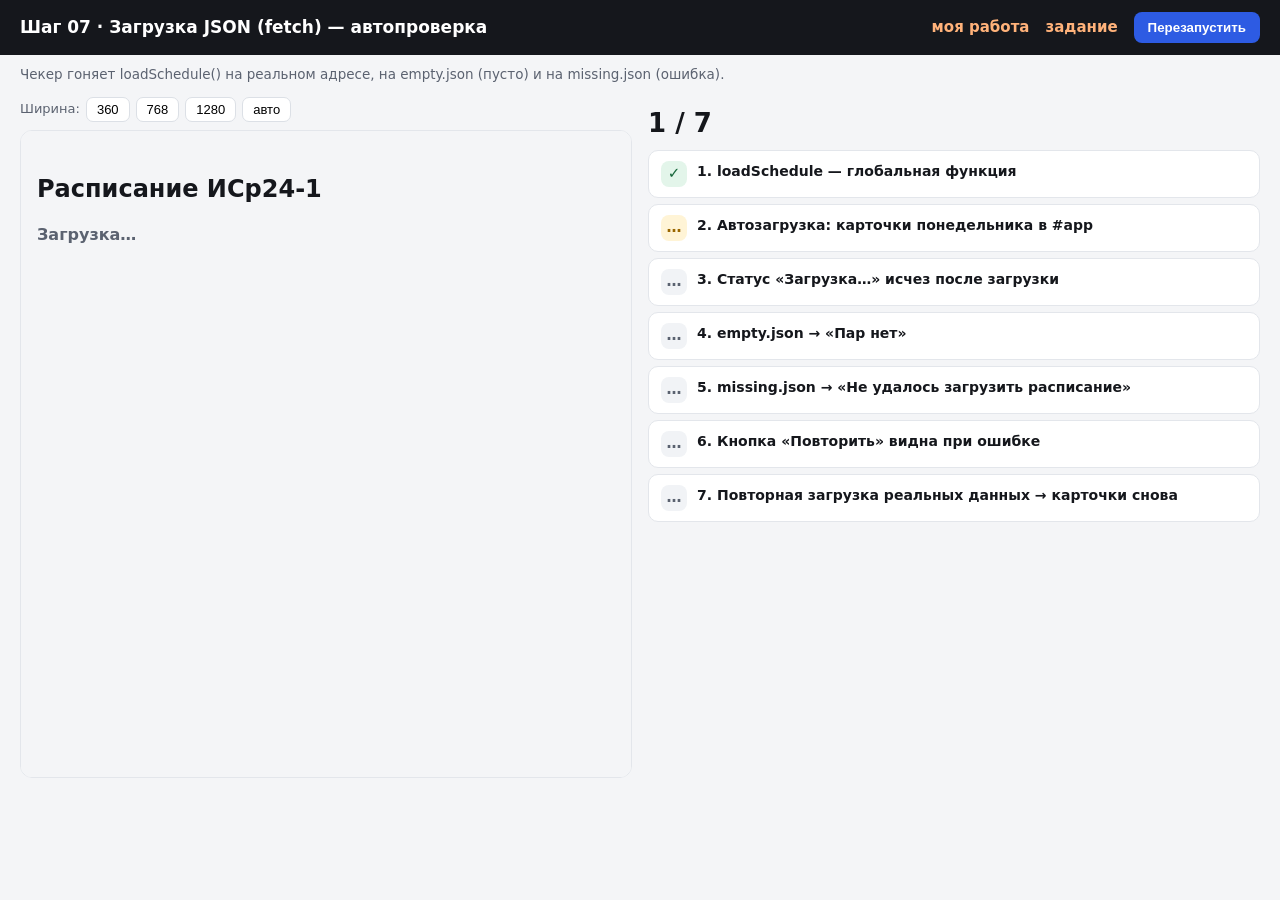
<file: steps/step-07-fetch/check.html>
<!doctype html>
<html lang="ru">
<head>
<meta charset="utf-8">
<meta name="viewport" content="width=device-width, initial-scale=1">
<title>Проверка · Шаг 07 · fetch</title>
<link rel="stylesheet" href="../../tools/checker.css">
</head>
<body>
<header class="top">
<h1>Шаг 07 · Загрузка JSON (fetch) — автопроверка</h1>
<a href="index.html">моя работа</a>
<a href="README.md">задание</a>
<button onclick="location.reload()">Перезапустить</button>
</header>
<p class="lead">Чекер гоняет loadSchedule() на реальном адресе, на empty.json (пусто) и на missing.json (ошибка).</p>
<main class="wrap">
<section class="pane">
<div class="sizes">Ширина:
<button data-w="360">360</button><button data-w="768">768</button><button data-w="1280">1280</button><button data-w="">авто</button>
</div>
<iframe id="frame" title="Твоя работа"></iframe>
</section>
<aside class="pane">
<div id="summary" class="summary">…</div>
<ol id="checks"></ol>
<div id="verdict" class="verdict"></div>
</aside>
</main>
<script src="../../tools/checker.js"></script>
<script src="checks.js"></script>
<script>
document.querySelectorAll('.sizes button').forEach(function (b) {
  b.addEventListener('click', function () {
    document.getElementById('frame').style.width = b.dataset.w ? b.dataset.w + 'px' : '';
  });
});
</script>
</body>
</html>
</file>
<file: steps/step-02-css/style.css>
/* Шаг 02 · карточка пары. Спецификация и цвета — в README.md. */

body { margin: 0; background: #F4F5F7; color: #15171C; font: 16px/1.5 system-ui, -apple-system, 'Segoe UI', sans-serif; }
main { max-width: 720px; margin: 0 auto; padding: 24px 16px; }
h1 { font-size: 24px; letter-spacing: -0.01em; }

.lessons {
  display: flex;
  flex-direction: column;
  gap: 10px;
  /* TODO: gap, чтобы карточки не слипались (≥10px) */
}

.lesson-card {
  display: flex; align-items: center; gap: 14px;
  border-left: 5px solid var(--subject-color);
  border-radius: 12px; padding: 14px 18px;
  /*background: linear-gradient(90deg, #f2eee1 0%, #f9f8f2 45%, #FFFFFF 100%);*/
  background: linear-gradient(90deg, var(--subject-grad-begin) 10%, var(--subject-grad-end) 22%, #FFFFFF 100%);
  /* TODO по README:
     - display: flex; align-items: center; gap: 14px;
     - border-left: 5px solid var(--subject-color);
     - border-radius: 12px; padding: 14px 18px;
     - background: linear-gradient(90deg, ОТТЕНК 0%, ОТТЕНК-СВЕТЛЕЕ 45%, #FFFFFF 100%);
       (оттенки — готовые значения из таблицы README) */
}



.lesson-num {
  width: 40px; height: 40px;
  background-color: #FFFFFF;
  border-radius: 10px;
  border: 1px solid #E3E6EB;
  color: var(--subject-color);
  font-weight: 700;
  text-align: center;
  padding-top: 13px;
  
  /* TODO: 40×40, border-radius 10px, белый фон, border 1px solid #E3E6EB,
     color: var(--subject-color); font-weight: 700; центрирование через flex */
}

.lesson-subject { font-weight: 600; }
.lesson-meta { color: #5B6270; font-size: 13.5px; }
</file>
<file: steps/step-03-bootstrap/style.css>
/* Шаг 02 · карточка пары. Спецификация и цвета — в README.md. */

body { margin: 0; background: #F4F5F7; color: #15171C; font: 16px/1.5 system-ui, -apple-system, 'Segoe UI', sans-serif; }
main { max-width: 720px; margin: 0 auto; padding: 24px 16px; }
h1 { font-size: 24px; letter-spacing: -0.01em; }

.day-card {
  display: flex;
  flex-direction: column;
  gap: 10px;
  /* TODO: gap, чтобы карточки не слипались (≥10px) */
}

.lesson-card {
  display: flex; align-items: center; gap: 14px;
  border-left: 5px solid var(--subject-color);
  border-radius: 12px; padding: 14px 18px;

  background: linear-gradient(90deg, color-mix(in srgb, var(--subject-color) 15%, #F4F5F7) 45%, #F4F5F7 100%);
  /*
    ^взято с поиска по миксингу цветов в css (ИИ)
    F4F5F7 - цвет фона в стиле
  */
  /* TODO по README:
     - display: flex; align-items: center; gap: 14px;
     - border-left: 5px solid var(--subject-color);
     - border-radius: 12px; padding: 14px 18px;
     - background: linear-gradient(90deg, ОТТЕНК 0%, ОТТЕНК-СВЕТЛЕЕ 45%, #FFFFFF 100%);
       (оттенки — готовые значения из таблицы README) */
}



.lesson-num {
  width: 40px; height: 40px;
  background-color: #FFFFFF;
  border-radius: 10px;
  border: 1px solid #E3E6EB;
  color: var(--subject-color);
  font-weight: 700;
  text-align: center;
  padding-top: 13px;
  
  /* TODO: 40×40, border-radius 10px, белый фон, border 1px solid #E3E6EB,
     color: var(--subject-color); font-weight: 700; центрирование через flex */
}

.lesson-subject { font-weight: 600; }
.lesson-meta { color: #5B6270; font-size: 13.5px; }
</file>
<file: steps/step-04-js-data/style.css>
/* Шаг 04 · базовые стили готовы — фокус на JS.
 * Бонус: перенеси сюда свои стили карточки из шага 2 и раскрась через l.color. */
body { margin: 0; background: #F4F5F7; color: #15171C; font: 16px/1.5 system-ui, -apple-system, 'Segoe UI', sans-serif; }
main { max-width: 720px; margin: 0 auto; padding: 24px 16px; }
h1 { font-size: 24px; }
#app { display: flex; flex-direction: column; gap: 10px; }
.day-title { font-size: 20px; font-weight: 700; margin: 8px 0; }
.lesson-card { display: flex; align-items: center; gap: 14px; background: #fff; border: 1px solid #E3E6EB; border-left: 5px solid #C9CED6; border-radius: 12px; padding: 14px 18px; }
.lesson-num { flex: none; width: 40px; height: 40px; border-radius: 10px; display: flex; align-items: center; justify-content: center; font-weight: 700; background: #F1F3F6; }
.lesson-subject { font-weight: 600; }
.lesson-meta { color: #5B6270; font-size: 13.5px; }
.empty { color: #5B6270; padding: 16px; }
</file>
<file: steps/step-05-js-events/style.css>
/* Шаг 05 · стили готовы — фокус на JS. Стили карточки можно перенести из шага 2/4. */
body { margin: 0; background: #F4F5F7; color: #15171C; font: 16px/1.5 system-ui, -apple-system, 'Segoe UI', sans-serif; }
main { max-width: 760px; margin: 0 auto; padding: 24px 16px; }
h1 { font-size: 24px; }
.toolbar { display: flex; flex-wrap: wrap; align-items: center; gap: 10px; margin-bottom: 16px; }
.days { display: flex; flex-wrap: wrap; gap: 6px; }
.day-btn { border: 1px solid #DCE0E6; background: #fff; border-radius: 9px; padding: 8px 13px; font-weight: 600; cursor: pointer; }
.day-btn.active { background: #15171C; color: #fff; border-color: #15171C; }
#fav-btn { border: 1px solid #DCE0E6; background: #fff; border-radius: 9px; padding: 8px 13px; cursor: pointer; font-weight: 600; }
#fav-btn[aria-pressed="true"] { background: #FFF4D6; border-color: #EFDCA0; }
#timer { font-weight: 700; color: #E06A1B; }
#app { display: flex; flex-direction: column; gap: 10px; }
.day-title { font-size: 20px; font-weight: 700; margin: 8px 0; }
.lesson-card { display: flex; align-items: center; gap: 14px; background: #fff; border: 1px solid #E3E6EB; border-left: 5px solid #C9CED6; border-radius: 12px; padding: 14px 18px; }
.lesson-card.current { outline: 2px solid #FF8A3D; outline-offset: 1px; }
.lesson-num { flex: none; width: 40px; height: 40px; border-radius: 10px; display: flex; align-items: center; justify-content: center; font-weight: 700; background: #F1F3F6; }
.lesson-subject { font-weight: 600; }
.lesson-meta { color: #5B6270; font-size: 13.5px; }
.empty { color: #5B6270; padding: 16px; }
</file>
<file: steps/step-06-forms/style.css>
/* Шаг 06 · формы. Разметка и стили готовы — фокус на JS-валидации. */
body { margin: 0; background: #F4F5F7; color: #15171C; font: 16px/1.5 system-ui, -apple-system, 'Segoe UI', sans-serif; }
main { max-width: 560px; margin: 0 auto; padding: 24px 16px 64px; }
h1 { font-size: 26px; }
.note { color: #5B6270; font-size: 13.5px; }
section { background: #fff; border: 1px solid #E3E6EB; border-radius: 14px; padding: 20px; margin-bottom: 16px; }
h2 { margin-top: 0; font-size: 19px; }
label { display: block; font-weight: 600; font-size: 14px; margin-top: 12px; }
input { display: block; width: 100%; box-sizing: border-box; margin-top: 4px; padding: 10px 12px; border: 1px solid #C9CED6; border-radius: 9px; font: inherit; }
input:focus { outline: 2px solid #2D5BE3; outline-offset: 1px; border-color: #2D5BE3; }
button { margin-top: 16px; border: 0; border-radius: 10px; padding: 11px 18px; background: #2D5BE3; color: #fff; font-weight: 700; cursor: pointer; }
.field-error { display: block; color: #B42318; font-size: 13px; min-height: 18px; margin-top: 3px; }
.success { color: #17663A; font-weight: 600; }
</file>
<file: steps/step-07-fetch/style.css>
/* Шаг 07 · стили готовы — фокус на fetch. Стили карточки можно перенести из шага 4. */
body { margin: 0; background: #F4F5F7; color: #15171C; font: 16px/1.5 system-ui, -apple-system, 'Segoe UI', sans-serif; }
main { max-width: 720px; margin: 0 auto; padding: 24px 16px; }
h1 { font-size: 24px; }
#status { color: #5B6270; font-weight: 600; }
#retry { border: 0; border-radius: 9px; padding: 9px 16px; background: #2D5BE3; color: #fff; font-weight: 700; cursor: pointer; margin-bottom: 12px; }
#app { display: flex; flex-direction: column; gap: 10px; }
.day-title { font-size: 20px; font-weight: 700; margin: 8px 0; }
.lesson-card { display: flex; align-items: center; gap: 14px; background: #fff; border: 1px solid #E3E6EB; border-left: 5px solid #C9CED6; border-radius: 12px; padding: 14px 18px; }
.lesson-num { flex: none; width: 40px; height: 40px; border-radius: 10px; display: flex; align-items: center; justify-content: center; font-weight: 700; background: #F1F3F6; }
.lesson-subject { font-weight: 600; }
.lesson-meta { color: #5B6270; font-size: 13.5px; }
.empty { color: #5B6270; padding: 16px; }
</file>
<file: tools/checker.css>
/* Стили страницы автопроверки (check.html) */
* { box-sizing: border-box; }
body { margin: 0; background: #F4F5F7; color: #15171C; font: 15px/1.45 system-ui, -apple-system, 'Segoe UI', sans-serif; }
.top { display: flex; flex-wrap: wrap; align-items: center; gap: 8px 16px; padding: 12px 20px; background: #15171C; color: #fff; }
.top h1 { flex: 1 1 300px; margin: 0; font-size: 17px; }
.top a { color: #FFB27A; text-decoration: none; font-weight: 600; }
.top button { border: 0; border-radius: 8px; padding: 8px 14px; background: #2D5BE3; color: #fff; font-weight: 600; cursor: pointer; }
.lead { margin: 10px 20px 0; color: #5B6270; font-size: 13.5px; }
.wrap { display: flex; flex-wrap: wrap; gap: 16px; padding: 12px 20px 32px; align-items: flex-start; }
.pane { flex: 1 1 420px; min-width: 0; }
.sizes { display: flex; gap: 6px; align-items: center; margin-bottom: 8px; font-size: 13px; color: #5B6270; }
.sizes button { border: 1px solid #DCE0E6; background: #fff; border-radius: 7px; padding: 4px 10px; cursor: pointer; font-size: 13px; }
#frame { width: 100%; height: 72vh; border: 1px solid #E3E6EB; border-radius: 12px; background: #fff; display: block; }
.summary { font-size: 26px; font-weight: 700; padding: 8px 0; }
#checks { list-style: none; margin: 0; padding: 0; display: grid; gap: 6px; }
.check { display: flex; gap: 10px; background: #fff; border: 1px solid #E3E6EB; border-radius: 10px; padding: 10px 12px; }
.check b { font-size: 14px; display: block; }
.check small { color: #5B6270; font-size: 12.5px; display: block; margin-top: 2px; }
.check .mark { flex: none; width: 26px; height: 26px; border-radius: 8px; display: flex; align-items: center; justify-content: center; font-weight: 700; background: #F1F3F6; color: #5B6270; }
.check.pass .mark { background: #E3F5EA; color: #17663A; }
.check.fail .mark { background: #FDE8E8; color: #B42318; }
.check.fail small { color: #B42318; }
.check.running .mark { background: #FFF4D6; color: #9A6700; }
.verdict { margin-top: 12px; padding: 12px 14px; border-radius: 10px; font-size: 14px; }
.verdict.ok { background: #E3F5EA; color: #17663A; }
.verdict.bad { background: #FDE8E8; color: #B42318; }
.verdict.warn { background: #FFF4D6; color: #9A6700; }
code { background: #F1F3F6; border-radius: 5px; padding: 1px 5px; font-size: 0.95em; }
</file>
